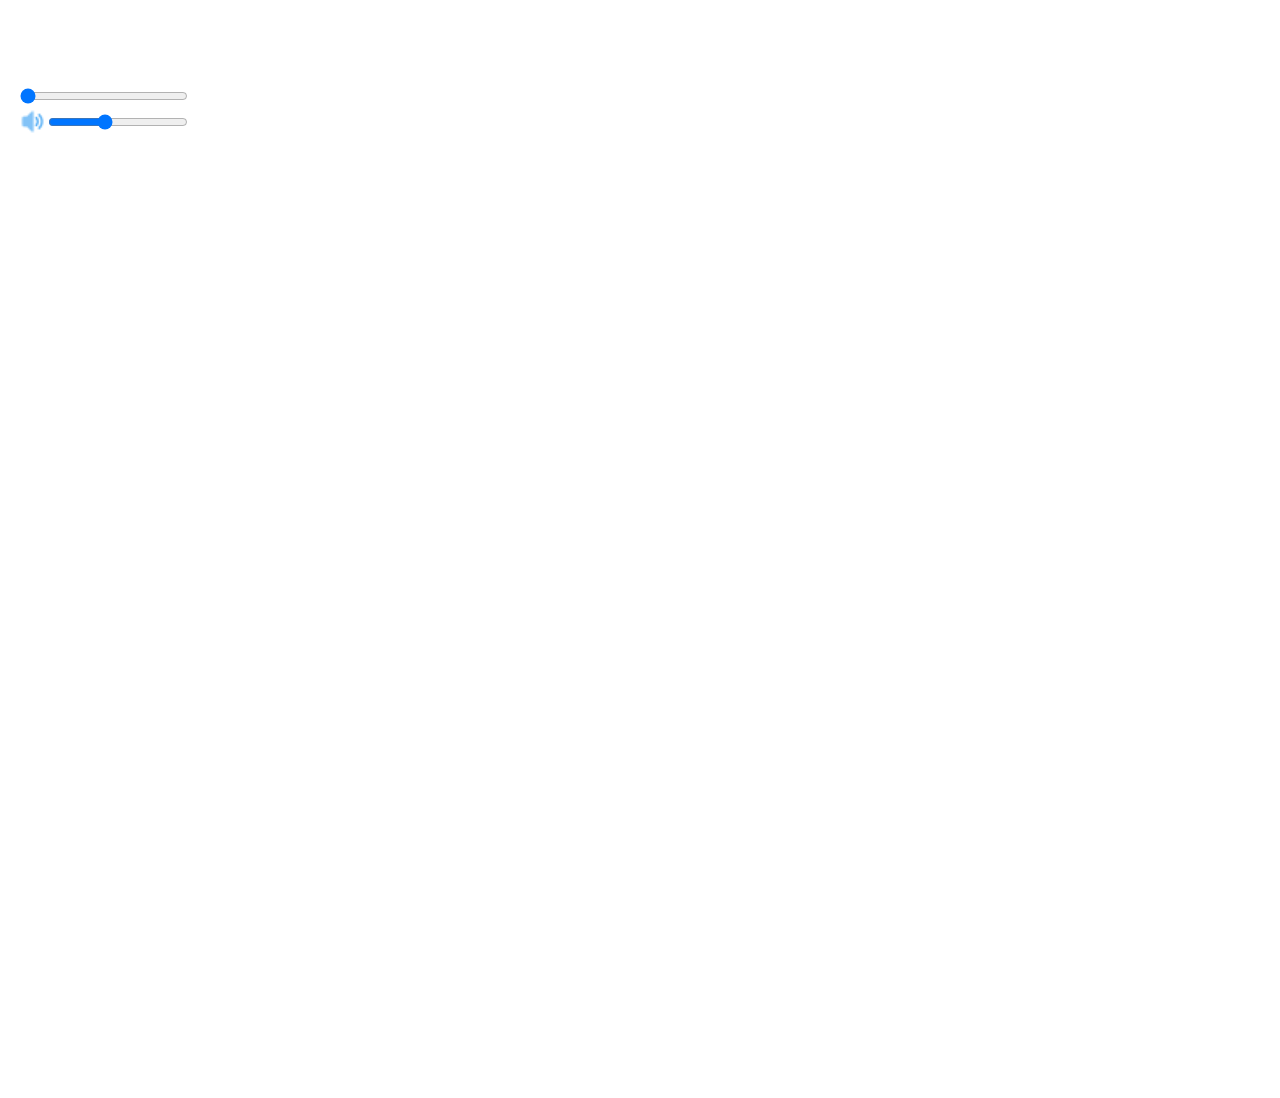
<file: momentum/index.html>
<!DOCTYPE html>
<html lang="en">
<head>
  <meta charset="UTF-8" />
  <meta name="viewport" content="width=device-width, initial-scale=1.0" />
  <link href="assets/favicon.ico" rel="shortcut icon" />
  <link rel="stylesheet" href="css/owfont-regular.css" />
  <link rel="stylesheet" href="css/style.css" />
  <title>momentum</title>
</head>
<body>
  <header class="header">
    <div class="player">
      <div class="player-controls">
        <button class="play-prev player-icon"></button>
        <button class="play player-icon"></button>
        <button class="play-next player-icon"></button>
      </div>
      <div class="play-item-active"></div>
      <div class="progress">
        <input type="range" class="progress-bar" min="0" max="" value="0" />
        <button class="volume-image player-icon"></button>
        <input type="range" class="sound" min="0" max="100" value="40" />
        <div class="time-container">
          <div class="currentTime">00:00</div>
          <div class="separatorTime"> / </div>
        <div class="durationTime">00:00</div>
        </div>
      </div>
      <ul class="play-list"></ul>
    </div>
    <div class="weather">
      <input type="text" class="city" />
      <div class="weather-error"></div>
      <i class="weather-icon owf"></i>
      <div class="description-container">
        <span class="temperature"></span>
        <span class="weather-description"></span>
      </div>
      <div class="wind"></div>
      <div class="humidity"></div>
    </div>
  </header>
  <main class="main">
    <div class="slider-icons">
      <button class="slide-prev slider-icon"></button>
      <button class="slide-next slider-icon"></button>
    </div>
    <time class="time"></time>
    <date class="date"></date>
    <div class="greeting-container">
      <span class="greeting"></span>
      <input type="text" class="name" placeholder="[Enter name]" />
    </div>
  </main>
  <footer class="footer">
    <button class="change-quote"></button>
    <div>
      <div class="quote"></div>
      <div class="author"></div>
    </div>
  </footer>
  <script src="js/script.js"></script>
  <script src="js/clockCalendarAndGreeting.js"></script>
  <script src="js/self-esteem.js"></script>
  <script src="js/imageSlider.js"></script>
  <script src="js/quoteOfTheDay.js"></script>
  <script type="module" src="js/audioPlayer.js"></script>
</body>
</html>
</file>
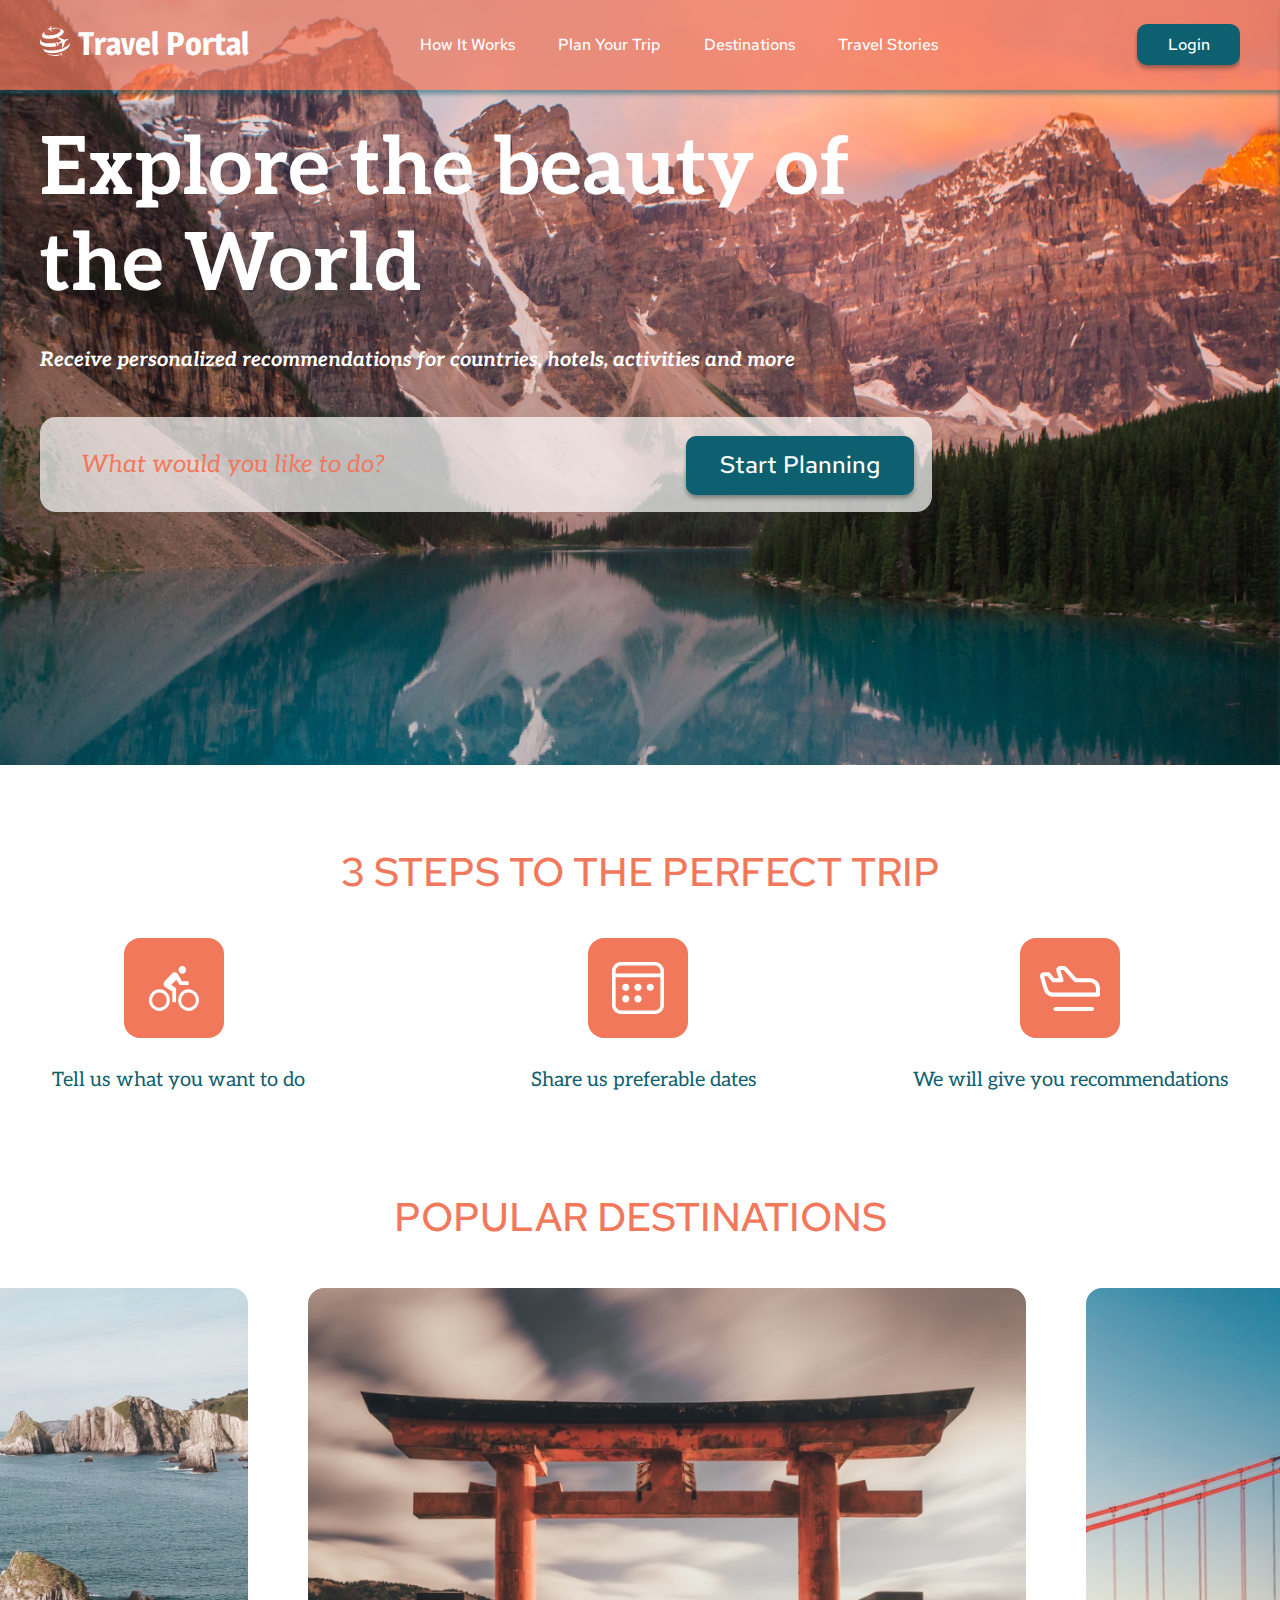
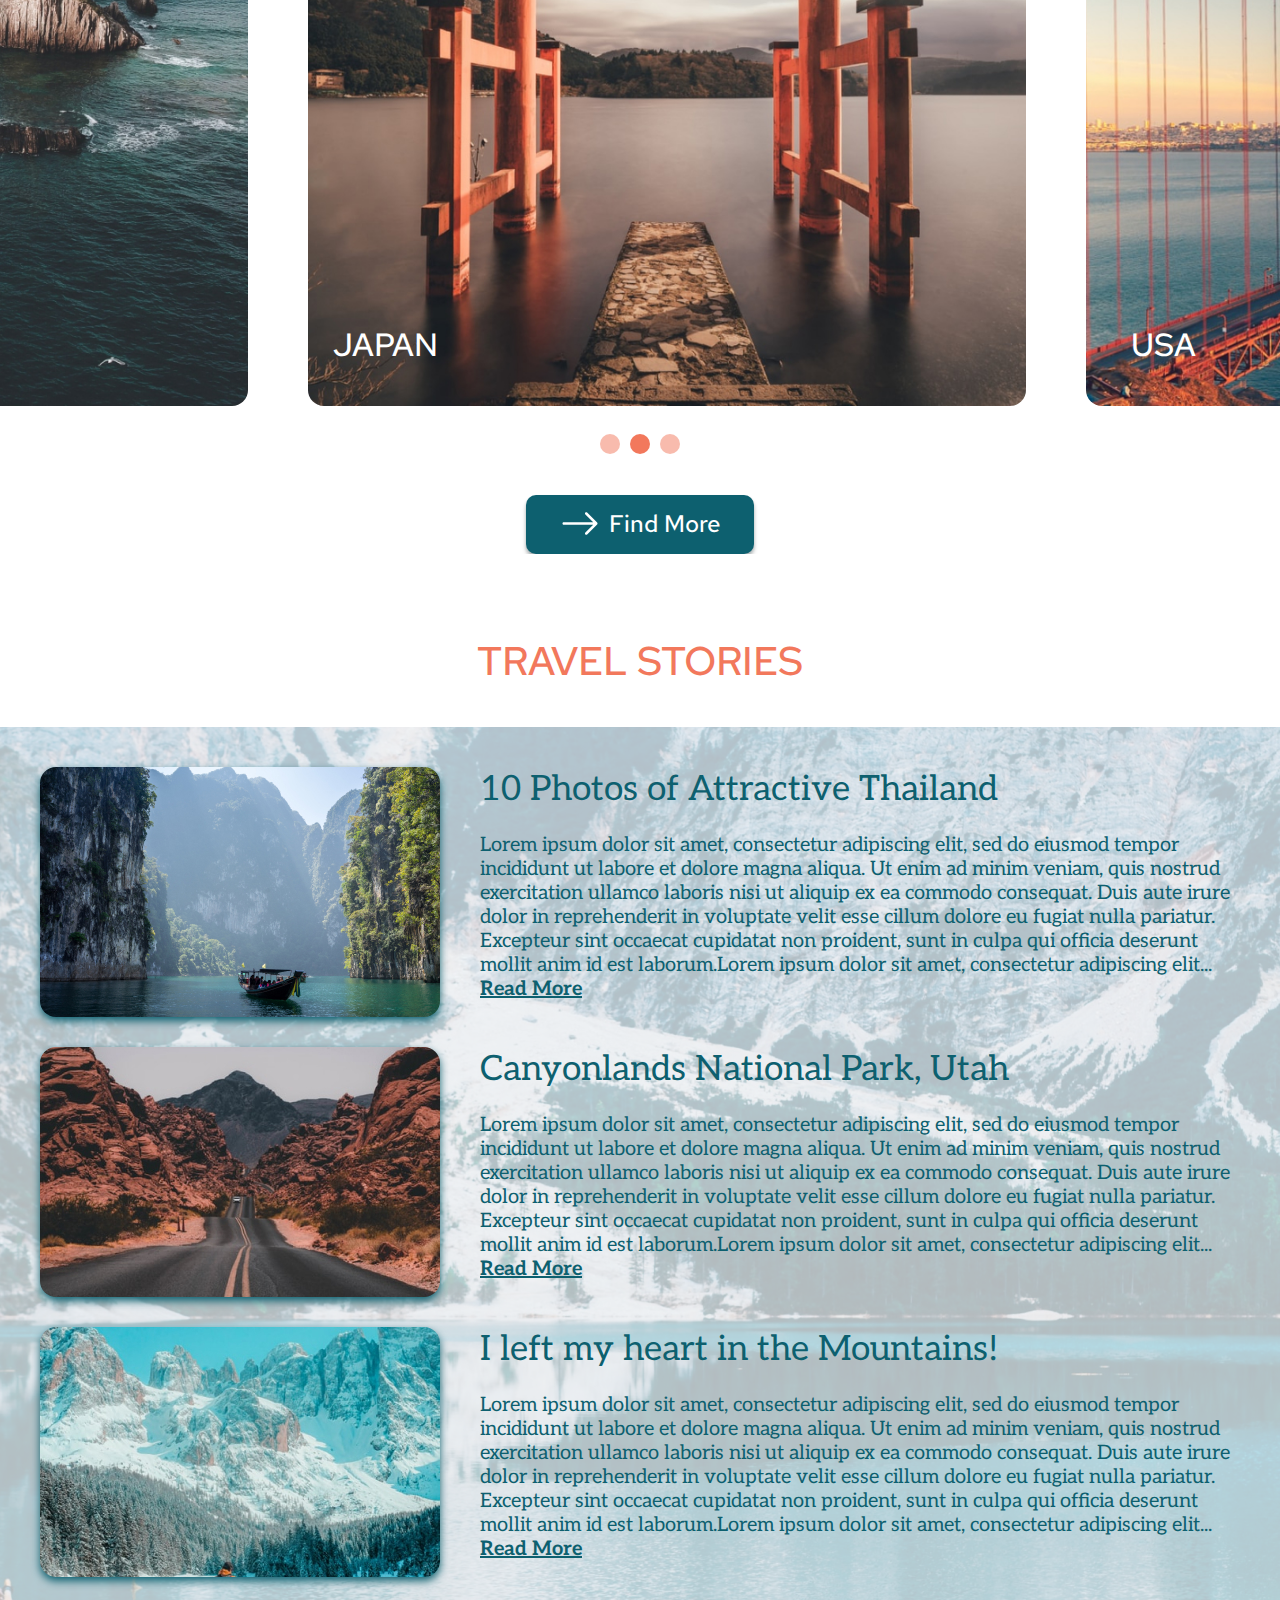
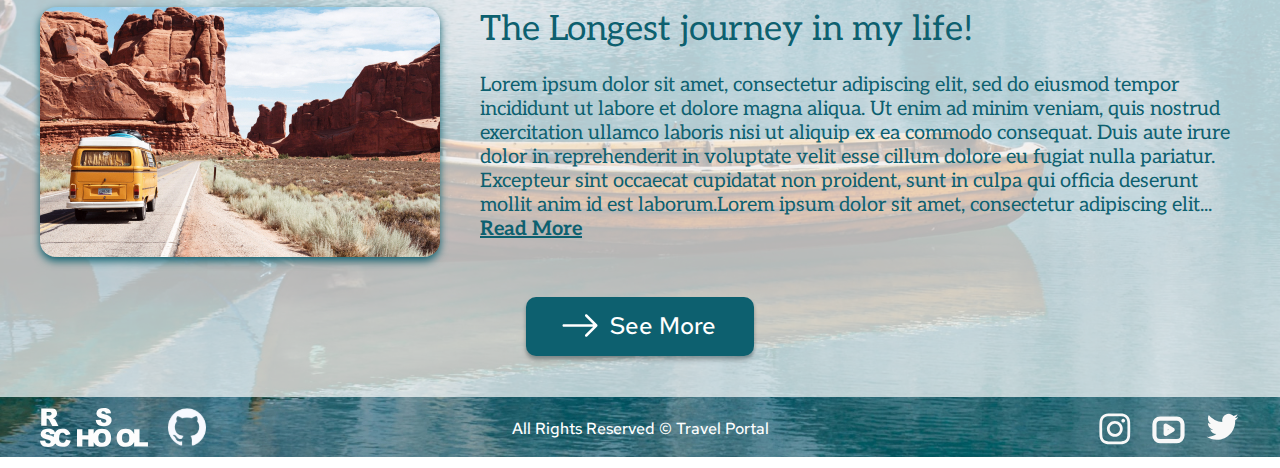
<file: travel/index.html>
<!DOCTYPE html>
<html lang="zxx">
<head>
  <meta charset="UTF-8">
  <meta http-equiv="X-UA-Compatible" content="IE=edge">
  <meta name="viewport" content="width=device-width, initial-scale=1.0">
  <link rel="preconnect" href="https://fonts.googleapis.com">
  <link rel="preconnect" href="https://fonts.gstatic.com" crossorigin>
  <link rel="shortcut icon" href="assets/svg/favikon.ico" type="image/x-icon">
  <link href="https://fonts.googleapis.com/css2?family=Aleo:ital,wght@0,400;0,700;1,400;1,700&family=Magra:wght@400;700&family=Red+Hat+Text:wght@400;500&display=swap" rel="stylesheet">
  <link rel="stylesheet" href="css/normalize.css">
  <link rel="stylesheet" href="css/style.css">
  <title>travel</title>
</head>
<body>
  <header class="header">
    <div class="header-background-color">
      <div class="container-content">
        <div class="header-container-content container-content-mobile">
          <div class="logo">
            <img src="assets/svg/logo.svg" alt="logo">
            <p class="logo-text">Travel Portal</p>
          </div>
          <div class="hamburger">
            <span class="line"></span>
            <span class="line"></span>
            <span class="line"></span>
          </div>
          <nav class="nav">
            <ul class="nav-list">
              <li><a class="link" href="#preview">How It Works</a></li>
              <li><a class="link" href="#steps">Plan Your Trip</a></li>
              <li><a class="link" href="#destinations">Destinations</a></li>
              <li><a class="link" href="#stories">Travel Stories</a></li>
            </ul>
          </nav>
          <button class="button button-header">Login</button>
          <div class="hamburger-screen-dimming"></div>
          <div class="burger-menu">
            <div class="hamburger-close">
              <span class="line-burger"></span>
              <span class="line-burger"></span>
            </div>
            <nav class="burger-nav">
              <ul class="burger-nav-list">
                <li class="burger-link"><a class="link" href="#preview">How It Works</a></li>
                <li class="burger-link"><a class="link" href="#steps">Plan Your Trip</a></li>
                <li class="burger-link"><a class="link" href="#destinations">Destinations</a></li>
                <li class="burger-link"><a class="link" href="#stories">Travel Stories</a></li>
                <li class="burger-link"><a class="link account" href="#">Account</a></li>
                <li class="burger-link"><a class="link" href="#footer">Social Media</a></li>
              </ul>
            </nav>
          </div>
        </div>
      </div>
    </div>
    <div class="popup-screen-dimming"></div>
    <div class="popup-sign">
      <div class="popup-container-content">
        <h1 class="popup-heading">Log in to your account</h1>
        <button class="button-popup button-popup-facebook"><img src="./assets/svg/facebook.svg" alt="icon facebook"> Sign In with Facebook</button>
        <button class="button-popup button-popup-google"><img src="./assets/svg/logo-google.svg" alt="icon google">Sign In with Google</button>
        <div class="popup-line-or">
          <hr class="popup-line">
          <p class="line-text">or</p>
          <hr class="popup-line">
        </div>
        <form class="popup-form">
          <label class="popup-form-label" for="email">E-mail</label>
          <input class="popup-form-input popup-form-input-email" type="email" id="email">
          <br>
          <label class="popup-form-label" for="pin">Password</label>
          <input class="popup-form-input popup-form-input-password" type="password" id="pin">
          <br>
          <button class="button-popup button-popup-form">Sign In</button>
        </form>
        <p class="popup-forgot-your-password"><a href="#" class="popup-link">Forgot Your Password?</a></p>
        <hr class="popup-line-second">
        <p class="register">Don’t have an account? <a href="#" class="popup-link popup-link-register">Register</a></p>
        <p class="register register-login hidden">Already have an account? <a href="#" class="popup-link popup-link-log">Log in</a></p>
      </div>
    </div>
  </header>
  <main class="main">
    <section class="preview" id="preview">
      <div class="container-content">
        <h1 class="preview-header">Explore the beauty of the World</h1>
        <p class="preview-text">Receive personalized recommendations for countries, hotels, activities and more</p>
        <form class="preview-form">
          <input class="preview-input" type="text" value="What would you like to do?">
          <button class="button button-preview-form" type="reset">Start Planning</button>
        </form>
      </div>
    </section>
    <section class="steps" id="steps">
      <div class="container-content">
        <h2 class="heading">3 STEPS TO THE PERFECT TRIP</h2>
        <div class="steps-icon">
          <div class="rectangle">
            <img class="steps-vector" src="assets/svg/section2-1.svg" alt="What you want">
          </div>
          <div class="rectangle">
            <img class="steps-vector" src="assets/svg/section2-2.svg" alt="Preferable dates">
          </div>
          <div class="rectangle">
            <img class="steps-vector" src="assets/svg/section2-3.svg" alt="Recommendations">
          </div>
        </div>
        <div class="steps-text-icon">
          <p class="steps-text">Tell us what you want to do</p>
          <p class="steps-text">Share us preferable dates</p>
          <p class="steps-text">We will give you recommendations</p>
        </div>
      </div>
    </section>
    <section class="destinations" id="destinations">
      <h2 class="heading heading-mobile">POPULAR DESTINATIONS</h2>
      <div class="destinations-slider">
        <picture class="slider-position slider-position1 slider-position-mobile slider-position-mobile-hidden">
          <source media="(min-width: 400px)" srcset="assets/img/slider3.jpg">
          <source media="(max-width: 390px)" srcset="assets/img/mobile-slider3.jpg">
          <img class="destinations-image" src="assets/img/slider3.jpg" alt="USA">
          <p class="heading destinations-caption-heading">USA</p>
        </picture>
        <picture class="slider-position slider-position2 slider-position-mobile">
          <source media="(min-width: 400px)" srcset="assets/img/slider1.jpg">
          <source media="(max-width: 390px)" srcset="assets/img/mobile-slider1.jpg">
          <img class="destinations-image" src="assets/img/slider1.jpg" alt="Spain">
          <p class="heading destinations-caption-heading">SPAIN</p>
        </picture>
        <picture class="slider-position slider-position3 slider-position-mobile">
          <source media="(min-width: 400px)" srcset="assets/img/slider2.jpg">
          <source media="(max-width: 390px)" srcset="assets/img/mobile-slider2.jpg">
          <img class="destinations-image" src="assets/img/slider2.jpg" alt="Japan">
          <p class="heading destinations-caption-heading">JAPAN</p>
        </picture>
        <picture class="slider-position slider-position4 slider-position-mobile">
          <source media="(min-width: 400px)" srcset="assets/img/slider3.jpg">
          <source media="(max-width: 390px)" srcset="assets/img/mobile-slider3.jpg">
          <img class="destinations-image" src="assets/img/slider3.jpg" alt="USA">
          <p class="heading destinations-caption-heading">USA</p>
        </picture>
        <picture class="slider-position slider-position5 slider-position-mobile slider-position-mobile-hidden">
          <source media="(min-width: 400px)" srcset="assets/img/slider1.jpg">
          <source media="(max-width: 390px)" srcset="assets/img/mobile-slider1.jpg">
          <img class="destinations-image" src="assets/img/slider1.jpg" alt="Spain">
          <p class="heading destinations-caption-heading">SPAIN</p>
        </picture>
      </div>

      <div class="destinations-arrow-mobile">
        <div class="destinations-arrow-left-mobile">
          <span class="destinations-arrow-mobile-line destinations-arrow-mobile-line-not_active"></span>
          <span class="destinations-arrow-mobile-line destinations-arrow-mobile-line-not_active"></span>
        </div>
        <div class="destinations-arrow-right-mobile">
          <span class="destinations-arrow-mobile-line destinations-arrow-mobile-line-active"></span>
          <span class="destinations-arrow-mobile-line destinations-arrow-mobile-line-active"></span>
        </div>
      </div>

      <form class="destinations-form destinations-form-desktop">
        <input class="destinations-input destinations-input-spain" name="slider" type="radio">
        <input class="destinations-input destinations-input-japan" name="slider" type="radio">
        <input class="destinations-input destinations-input-usa" name="slider" type="radio">
      </form>
      <form class="destinations-form destinations-form-mobile">
        <input class="destinations-input destinations-input-spain-mobile" name="slider" type="radio">
        <input class="destinations-input destinations-input-japan-mobile" name="slider" type="radio">
        <input class="destinations-input destinations-input-usa-mobile" name="slider" type="radio">
      </form>
      <button class="button destinations-button">Find More</button>
      
    </section>
    <section class="stories" id="stories">
      <h2 class="heading">TRAVEL STORIES</h2>
      <div class="stories-background-image">
        <div class="stories-background">
          <div class="container-content stories-container-content">
            <div class="stories-four">
              <picture>
                <source media="(min-width: 400px)" srcset="assets/img/section4-1.jpg">
                <source media="(max-width: 390px)" srcset="assets/img/mobile-section4-1.jpg">
                <img class="stories-image" src="assets/img/section4-1.jpg" alt="first story">
              </picture>
              <div>
                <p class="stories-heading">10 Photos of Attractive Thailand</p>
                <p class="stories-text">Lorem ipsum dolor sit amet, consectetur adipiscing elit, sed do eiusmod tempor incididunt ut labore et dolore magna aliqua. Ut enim ad minim veniam, quis nostrud exercitation ullamco laboris nisi ut aliquip ex ea commodo consequat. Duis aute irure dolor in reprehenderit in voluptate velit esse cillum dolore eu fugiat nulla<span class="mobile-hide"> pariatur. Excepteur sint occaecat cupidatat non proident, sunt in culpa qui officia deserunt mollit anim id est laborum</span>.Lorem ipsum dolor sit a<span class="mobile-hide">met, consectetur adipiscing elit</span>... <a class="stories-text-link" href="#">Read More</a></p>
              </div>
            </div>
            <div class="stories-four">
              <picture>
                <source media="(min-width: 400px)" srcset="assets/img/section4-2.jpg">
                <source media="(max-width: 390px)" srcset="assets/img/mobile-section4-2.jpg">
                <img class="stories-image" src="assets/img/section4-2.jpg" alt="second story">
              </picture>
              <div>
                <p class="stories-heading">Canyonlands National Park, Utah</p>
                <p class="stories-text">Lorem ipsum dolor sit amet, consectetur adipiscing elit, sed do eiusmod tempor incididunt ut labore et dolore magna aliqua. Ut enim ad minim veniam, quis nostrud exercitation ullamco laboris nisi ut aliquip ex ea commodo consequat. Duis aute irure dolor in reprehenderit in voluptate velit esse cillum dolore eu fugiat nulla<span class="mobile-hide"> pariatur. Excepteur sint occaecat cupidatat non proident, sunt in culpa qui officia deserunt mollit anim id est laborum</span>.Lorem ipsum dolor sit a<span class="mobile-hide">met, consectetur adipiscing elit</span>... <a class="stories-text-link" href="#">Read More</a></p>
              </div>
            </div>
            <div class="stories-four">
              <picture>
                <source media="(min-width: 400px)" srcset="assets/img/section4-3.jpg">
                <source media="(max-width: 390px)" srcset="assets/img/mobile-section4-3.jpg">
                <img class="stories-image" src="assets/img/section4-3.jpg" alt="third story">
              </picture>
              <div>
                <p class="stories-heading">I left my heart in the Mountains!</p>
                <p class="stories-text">Lorem ipsum dolor sit amet, consectetur adipiscing elit, sed do eiusmod tempor incididunt ut labore et dolore magna aliqua. Ut enim ad minim veniam, quis nostrud exercitation ullamco laboris nisi ut aliquip ex ea commodo consequat. Duis aute irure dolor in reprehenderit in voluptate velit esse cillum dolore eu fugiat nulla<span class="mobile-hide"> pariatur. Excepteur sint occaecat cupidatat non proident, sunt in culpa qui officia deserunt mollit anim id est laborum</span>.Lorem ipsum dolor sit a<span class="mobile-hide">met, consectetur adipiscing elit</span>... <a class="stories-text-link" href="#">Read More</a></p>
              </div>
            </div>
            <div class="stories-four">
              <picture>
                <source media="(min-width: 400px)" srcset="assets/img/section4-4.jpg">
                <source media="(max-width: 390px)" srcset="assets/img/mobile-section4-4.jpg">
                <img class="stories-image" src="assets/img/section4-4.jpg" alt="fourth story">
              </picture>
              <div>
                <p class="stories-heading">The Longest journey in my life!</p>
                <p class="stories-text">Lorem ipsum dolor sit amet, consectetur adipiscing elit, sed do eiusmod tempor incididunt ut labore et dolore magna aliqua. Ut enim ad minim veniam, quis nostrud exercitation ullamco laboris nisi ut aliquip ex ea commodo consequat. Duis aute irure dolor in reprehenderit in voluptate velit esse cillum dolore eu fugiat nulla<span class="mobile-hide"> pariatur. Excepteur sint occaecat cupidatat non proident, sunt in culpa qui officia deserunt mollit anim id est laborum</span>.Lorem ipsum dolor sit a<span class="mobile-hide">met, consectetur adipiscing elit</span>... <a class="stories-text-link" href="#">Read More</a></p>
              </div>
            </div>
          </div>
          <button class="button stories-button">See More</button>
        </div>
      </div>
    </section>
  </main>
  <footer class="footer" id="footer">
    <div class="container-content footer-container-content">
      <ul class="footer-list footer-list-hide">
        <li class="footer-link"><a href="https://rs.school/js/"  target="_blank"><img class="footer-image-rs" src="assets/svg/school.svg" alt="logo rs school"></a></li>
        <li class="footer-link"><a href="https://github.com/SvetlanaVl"  target="_blank"><img class="footer-image-github" src="assets/svg/github-my.svg" alt="logo github"></a></li>
      </ul>
      <p class="footer-text">All Rights Reserved &copy; Travel Portal</p>
      <ul class="footer-list">
        <li class="footer-link"><a href="https://github.com/SvetlanaVl" target="_blank"><img src="assets/svg/footer1.svg" alt="Instagram"></a></li>
        <li class="footer-link"><a href="https://rs.school/js/" target="_blank"><img src="assets/svg/footer2.svg" alt="YouTube"></a></li>
        <li class="footer-link"><a href="#"><img src="assets/svg/footer3.svg" alt="Twitter"></a></li>
      </ul>
    </div>
  </footer>
  
  <script src="index.js"></script>
</body>
</html>
</file>
<file: momentum/css/owfont-regular.css>
/*!
 *  owfont-regular 1.0.0 by Deniz Fuchidzhiev - http://websygen.com
 *  License - font: SIL OFL 1.1, css: MIT License
 */
/* FONT PATH
 * -------------------------- */
@font-face {
  font-family: 'owfont';
  src: url('../assets/fonts/owfont-regular.eot?v=1.0.0');
  src: url('../assets/fonts/owfont-regular.eot?#iefix&v=1.0.0') format('embedded-opentype'),
	   url('../assets/fonts/owfont-regular.woff') format('woff'),
	   url('../assets/fonts/owfont-regular.ttf') format('truetype'),
	   url('../assets/fonts/owfont-regular.svg#owf-regular') format('svg');
  font-weight: normal;
  font-style: normal;
}
.owf {
  display: inline-block;
  font: normal normal normal 14px/1 owfont;
  font-size: inherit;
  text-rendering: auto;
  -webkit-font-smoothing: antialiased;
  -moz-osx-font-smoothing: grayscale;
  transform: translate(0, 0);
}
/* makes the font 33% larger relative to the icon container */
.owf-lg {
  font-size: 1.33333333em;
  line-height: 0.75em;
  vertical-align: -15%;
}
.owf-2x {
  font-size: 2em;
}
.owf-3x {
  font-size: 3em;
}
.owf-4x {
  font-size: 4em;
}
.owf-5x {
  font-size: 5em;
}
.owf-fw {
  width: 1.28571429em;
  text-align: center;
}
.owf-ul {
  padding-left: 0;
  margin-left: 2.14285714em;
  list-style-type: none;
}
.owf-ul > li {
  position: relative;
}
.owf-li {
  position: absolute;
  left: -2.14285714em;
  width: 2.14285714em;
  top: 0.14285714em;
  text-align: center;
}
.owf-li.owf-lg {
  left: -1.85714286em;
}
.owf-border {
  padding: .2em .25em .15em;
  border: solid 0.08em #eeeeee;
  border-radius: .1em;
}
.owf-pull-right {
  float: right;
}
.owf-pull-left {
  float: left;
}
.owf.owf-pull-left {
  margin-right: .3em;
}
.owf.owf-pull-right {
  margin-left: .3em;
}

/* owfont uses the Unicode Private Use Area (PUA) to ensure screen
   readers do not read off random characters that represent icons */
   
/*   Weather Condition Codes    */
   
/*   Thunderstorm - - - - - - - - - - - - - - - - - - - - - - - - - - - - - - - - - - - -    */
   
/* thunderstorm with light rain */
.owf-200:before,
.owf-200-d:before,
.owf-200-n:before {
  content: "\EB28";
}
/* thunderstorm with rain */
.owf-201:before,
.owf-201-d:before,
.owf-201-n:before {
  content: "\EB29";
}
/* thunderstorm with heavy rain */
.owf-202:before,
.owf-202-d:before,
.owf-202-n:before {
  content: "\EB2A";
}
/*  light thunderstorm  */
.owf-210:before,
.owf-210-d:before,
.owf-210-n:before {
  content: "\EB32";
}
/*  thunderstorm  */
.owf-211:before,
.owf-211-d:before,
.owf-211-n:before {
  content: "\EB33";
}
/*   heavy thunderstorm   */
.owf-212:before,
.owf-212-d:before,
.owf-212-n:before {
  content: "\EB34";
}
/*   ragged thunderstorm   */
.owf-221:before,
.owf-221-d:before,
.owf-221-n:before {
  content: "\EB3D";
}
/*  thunderstorm with light drizzle    */
.owf-230:before,
.owf-230-d:before,
.owf-230-n:before {
  content: "\EB46";
}
/*  thunderstorm with drizzle     */
.owf-231:before,
.owf-231-d:before,
.owf-231-n:before {
  content: "\EB47";
}
/* thunderstorm with heavy drizzle     */
.owf-232:before,
.owf-232-d:before,
.owf-232-n:before {
  content: "\EB48";
}

/*   Drizzle - - - - - - - - - - - - - - - - - - - - - - - - - - - - - - - - - - - -    */

/*  light intensity drizzle */
.owf-300:before,
.owf-300-d:before,
.owf-300-n:before {
  content: "\EB8C";
}
/*  drizzle */
.owf-301:before,
.owf-301-d:before,
.owf-301-n:before {
  content: "\EB8D";
}
/*  heavy intensity drizzle  */
.owf-302:before,
.owf-302-d:before,
.owf-302-n:before {
  content: "\EB8E";
}
/*   light intensity drizzle rain  */
.owf-310:before,
.owf-310-d:before,
.owf-310-n:before {
  content: "\EB96";
}
/*  drizzle rain  */
.owf-311:before,
.owf-311-d:before,
.owf-311-n:before {
  content: "\EB97";
}
/* heavy intensity drizzle rain */
.owf-312:before,
.owf-312-d:before,
.owf-312-n:before {
  content: "\EB98";
}
/* shower rain and drizzle  */
.owf-313:before,
.owf-313-d:before,
.owf-313-n:before {
  content: "\EB99";
}
/* heavy shower rain and drizzle*/
.owf-314:before,
.owf-314-d:before,
.owf-314-n:before {
  content: "\EB9A";
}
/* shower drizzle */
.owf-321:before,
.owf-321-d:before,
.owf-321-n:before {
  content: "\EBA1";
}

/*   Rain - - - - - - - - - - - - - - - - - - - - - - - - - - - - - - - - - - - -    */

/* light rain  */
.owf-500:before,
.owf-500-d:before,
.owf-500-n:before {
  content: "\EC54";
}
/* moderate rain  */
.owf-501:before,
.owf-501-d:before,
.owf-501-n:before {
  content: "\EC55";
}
/* heavy intensity rain  */
.owf-502:before,
.owf-502-d:before,
.owf-502-n:before {
  content: "\EC56";
}
/* very heavy rain   */
.owf-503:before,
.owf-503-d:before,
.owf-503-n:before {
  content: "\EC57";
}
/* extreme rain    */
.owf-504:before,
.owf-504-d:before,
.owf-504-n:before {
  content: "\EC58";
}
/* freezing rain    */
.owf-511:before,
.owf-511-d:before,
.owf-511-n:before {
  content: "\EC5F";
}
/*  light intensity shower rain    */
.owf-520:before,
.owf-520-d:before,
.owf-520-n:before {
  content: "\EC68";
}
/* shower rain  */
.owf-521:before,
.owf-521-d:before,
.owf-521-n:before {
  content: "\EC69";
}
/*  heavy intensity shower rain  */
.owf-522:before,
.owf-522-d:before,
.owf-522-n:before {
  content: "\EC6A";
}
/* ragged shower rain  */
.owf-531:before,
.owf-531-d:before,
.owf-531-n:before {
  content: "\EC73";
}

/*   Snow - - - - - - - - - - - - - - - - - - - - - - - - - - - - - - - - - - - -    */

/* light snow  */
.owf-600:before,
.owf-600-d:before,
.owf-600-n:before {
  content: "\ECB8";
}
/*  snow  */
.owf-601:before,
.owf-601-d:before,
.owf-601-n:before {
  content: "\ECB9";
}
/*   heavy snow   */
.owf-602:before,
.owf-602-d:before,
.owf-602-n:before {
  content: "\ECBA";
}
/*  sleet  */
.owf-611:before,
.owf-611-d:before,
.owf-611-n:before {
  content: "\ECC3";
}
/*   shower sleet */
.owf-612:before,
.owf-612-d:before,
.owf-612-n:before {
  content: "\ECC4";
}
/* light rain and snow */
.owf-615:before,
.owf-615-d:before,
.owf-615-n:before {
  content: "\ECC7";
}
/* rain and snow  */
.owf-616:before,
.owf-616-d:before,
.owf-616-n:before {
  content: "\ECC8";
}
/* light shower snow  */
.owf-620:before,
.owf-620-d:before,
.owf-620-n:before {
  content: "\ECCC";
}
/* shower snow  */
.owf-621:before,
.owf-621-d:before,
.owf-621-n:before {
  content: "\ECCD";
}
/* heavy shower snow  */
.owf-622:before,
.owf-622-d:before,
.owf-622-n:before {
  content: "\ECCE";
}

/*   Atmosphere - - - - - - - - - - - - - - - - - - - - - - - - - - - - - - - - - - - -    */

/* mist */
.owf-701:before,
.owf-701-d:before,
.owf-701-n:before {
  content: "\ED1D";
}
/* smoke */
.owf-711:before,
.owf-711-d:before,
.owf-711-n:before {
  content: "\ED27";
}
/* haze */
.owf-721:before,
.owf-721-d:before,
.owf-721-n:before {
  content: "\ED31";
}
/* Sand/Dust Whirls */
.owf-731:before,
.owf-731-d:before,
.owf-731-n:before {
  content: "\ED3B";
}
/* Fog */
.owf-741:before,
.owf-741-d:before,
.owf-741-n:before {
  content: "\ED45";
}
/* sand */
.owf-751:before,
.owf-751-d:before,
.owf-751-n:before {
  content: "\ED4F";
}
/* dust */
.owf-761:before,
.owf-761-d:before,
.owf-761-n:before {
  content: "\ED59";
}
/*  VOLCANIC ASH  */
.owf-762:before,
.owf-762-d:before,
.owf-762-n:before {
  content: "\ED5A";
}
/* SQUALLS */
.owf-771:before,
.owf-771-d:before,
.owf-771-n:before {
  content: "\ED63";
}
/* TORNADO */
.owf-781:before,
.owf-781-d:before,
.owf-781-n:before {
  content: "\ED6D";
}

/*   Clouds - - - - - - - - - - - - - - - - - - - - - - - - - - - - - - - - - - - -    */

/*  sky is clear  */  /*  Calm  */
.owf-800:before,
.owf-800-d:before,
.owf-951:before,
.owf-951-d:before {
  content: "\ED80";
}
.owf-800-n:before,
.owf-951-n:before {
  content: "\F168";
}
/*  few clouds   */
.owf-801:before,
.owf-801-d:before {
  content: "\ED81";
}
.owf-801-n:before {
  content: "\F169";
}
/* scattered clouds */
.owf-802:before,
.owf-802-d:before {
  content: "\ED82";
}
.owf-802-n:before {
  content: "\F16A";
}
/* broken clouds  */
.owf-803:before,
.owf-803-d:before,
.owf-803-n:before {
  content: "\ED83";
}
/* overcast clouds  */
.owf-804:before,
.owf-804-d:before,
.owf-804-n:before {
  content: "\ED84";
}

/*   Extreme - - - - - - - - - - - - - - - - - - - - - - - - - - - - - - - - - - - -    */

/* tornado  */
.owf-900:before,
.owf-900-d:before,
.owf-900-n:before {
  content: "\EDE4";
}
/*  tropical storm  */
.owf-901:before,
.owf-901-d:before,
.owf-901-n:before {
  content: "\EDE5";
}
/* hurricane */
.owf-902:before,
.owf-902-d:before,
.owf-902-n:before {
  content: "\EDE6";
}
/* cold */
.owf-903:before,
.owf-903-d:before,
.owf-903-n:before {
  content: "\EDE7";
}
/* hot */
.owf-904:before,
.owf-904-d:before,
.owf-904-n:before {
  content: "\EDE8";
}
/* windy */
.owf-905:before,
.owf-905-d:before,
.owf-905-n:before {
  content: "\EDE9";
}
/* hail */
.owf-906:before,
.owf-906-d:before,
.owf-906-n:before {
  content: "\EDEA";
}

/*   Additional - - - - - - - - - - - - - - - - - - - - - - - - - - - - - - - - - - - -    */

/* Setting */
.owf-950:before,
.owf-950-d:before,
.owf-950-n:before {
  content: "\EE16";
}
/*  Light breeze  */
.owf-952:before,
.owf-952-d:before,
.owf-952-n:before {
  content: "\EE18";
}
/*  Gentle Breeze  */
.owf-953:before,
.owf-953-d:before,
.owf-953-n:before {
  content: "\EE19";
}
/*  Moderate breeze  */
.owf-954:before,
.owf-954-d:before,
.owf-954-n:before {
  content: "\EE1A";
}
/* Fresh Breeze  */
.owf-955:before,
.owf-955-d:before,
.owf-955-n:before {
  content: "\EE1B";
}
/* Strong  Breeze  */
.owf-956:before,
.owf-956-d:before,
.owf-956-n:before {
  content: "\EE1C";
}
/* High wind, near gale  */
.owf-957:before,
.owf-957-d:before,
.owf-957-n:before {
  content: "\EE1D";
}
/* Gale */
.owf-958:before,
.owf-958-d:before,
.owf-958-n:before {
  content: "\EE1E";
}
/*  Severe Gale  */
.owf-959:before,
.owf-959-d:before,
.owf-959-n:before {
  content: "\EE1F";
}
/* Storm */
.owf-960:before,
.owf-960-d:before,
.owf-960-n:before {
  content: "\EE20";
}
/*  Violent Storm  */
.owf-961:before,
.owf-961-d:before,
.owf-961-n:before {
  content: "\EE21";
}
/* Hurricane */
.owf-962:before,
.owf-962-d:before,
.owf-962-n:before {
  content: "\EE22";
}
</file>
<file: momentum/css/style.css>
@font-face {
  font-family: 'Arial-MT';
  src: url("../assets/fonts/Arial-MT.woff"); /* Путь к файлу со шрифтом */
 }

* {
  box-sizing: border-box;
  margin: 0;
  padding: 0;
}

body {
  min-width: 480px;
  min-height: 100vh;
  font-family: 'Arial', sans-serif;
  font-size: 16px;
  color: #fff;
  text-align: center;
  /* background: url("../assets/img/bg.jpg") center/cover, rgba(0, 0, 0, 0.5); */
  background-blend-mode: multiply;
  transition: background-image 1s ease-in-out;
}

.header {
  display: flex;
  justify-content: space-between;
  align-items: flex-start;
  width: 100%;
  height: 52vh;
  min-height: 220px;  
  padding: 20px;
}

.progress {
  display: flex;
  flex-direction: column;
}

.sound {
  margin-left: 28px;
  margin-top: -20px;
  margin-bottom: 8px;
}

.time-container {
  display: flex;
  justify-content: center;

}

.player-controls {
  display: flex;
  align-items: center;
  justify-content: space-between;
  width: 147px;
  padding-left: 10px;
  margin-bottom: 28px;
}

.play-list {
  text-align: left;
}

.play-item {
  position: relative;
  padding: 5px;
  padding-left: 30px;
  list-style: none;
  opacity: .8;
  cursor: pointer;
  transition: .3s;
}

.play-item:hover {
  opacity: 1;
}

.play-item::before {
  position: absolute;
  left: 0;
  top: 2px;
  font-weight: 900;
  content: url("../assets/svg/playMin.svg");
}

.pause-item::before {
  content: url("../assets/svg/pauseMin.svg");
}

.item-active::before {
  color: #C5B358;
}

.active {
  color: #C5B358;
}

.play-item-active {
  margin-bottom: 5px;
}

.player-icon,
.slider-icon,
.change-quote {
  width: 32px;
  height: 32px;
  background-size: 32px 32px;
  background-position: center center;
  background-repeat: no-repeat;
  background-color: transparent;
  border: 0;
  outline: 0;
  opacity: .8;
  cursor: pointer;
  transition: .3s;  
}

.player-icon:hover,
.slider-icon:hover,
.change-quote:hover {
  opacity: 1;
}

.player-icon:active,
.slider-icon:active,
.change-quote:active {
  border: 0;
  outline: 0;  
  transform: scale(1.1);
}

.play {
  width: 40px;
  height: 40px;
  background-size: 40px 40px;
  background-image: url("../assets/svg/play.svg");
}

.pause {
  background-image: url("../assets/svg/pause.svg");
}

.play-prev {
  background-image: url("../assets/svg/play-prev.svg");
}

.play-next {
  background-image: url("../assets/svg/play-next.svg");
}

.volume-image {
  background-image: url("../assets/svg/volume.png");
  width: 25px;
  height: 25px;
  background-size: 25px 25px;
  margin-top: 5px;
}

.volume-image-off {
  background-image: url("../assets/svg/volumeOff.png");
}

.weather {
  display: flex;
  flex-direction: column;
  justify-content: space-between;
  align-items: flex-start;
  row-gap: 5px;
  width: 180px;
  min-height: 180px;  
  text-align: left;
}

.weather-error {
  margin-top: -10px;
}

.description-container {
  display: flex;
  flex-wrap: wrap;
  justify-content: flex-start;
  align-items: center;
  column-gap: 12px;
}

.weather-icon {
  font-size: 44px;
}

.city {
  width: 170px;
  height: 34px;
  padding: 5px;
  font-size: 20px;
  line-height: 24px;
  color: #fff;  
  border: 0;
  outline: 0;
  border-bottom: 1px solid #fff;
  background-color: transparent;
}

.city::placeholder {  
  font-size: 20px;
  color: #fff;
  opacity: .6;
}

.main {
  position: relative;
  display: flex;
  flex-direction: column;
  justify-content: center;
  align-items: center;
  width: 100%;
  height: 40vh;
  min-height: 260px;  
  padding: 20px;
}

.slider-icon {
  position: absolute;
  top: 50%;
  margin-top: -16px;
  cursor: pointer;
}

.slide-prev {
  left: 20px;
  background-image: url("../assets/svg/slider-prev.svg");
}

.slide-next {
  right: 20px;
  background-image: url("../assets/svg/slider-next.svg");
}

.time {
  min-height: 124px;
  margin-bottom: 10px;
  font-family: 'Arial-MT';
  font-size: 100px;
  letter-spacing: -4px;  
}

.date {
  min-height: 28px;
  font-size: 24px;
  margin-bottom: 20px;
}

.greeting-container {
  display: flex;
  flex-wrap: wrap;
  justify-content: stretch;
  align-items: center;
  min-height: 48px;
  width: 100vw;
  font-size: 40px;
}

.greeting {
  flex: 1;  
  padding: 10px;
  text-align: right;
}

.name {
  flex: 1;
  max-width: 50%;
  padding: 10px;
  font-size: 40px;
  text-align: left;
  color: #fff;
  background-color: transparent;
  border: 0;
  outline: 0;
}

.name::placeholder {
  color: #fff;
  opacity: .6;
}

.footer {
  display: flex;
  flex-direction: column;
  justify-content: flex-end;
  align-items: center;
  width: 100%;
  height: 30vh;
  min-height: 160px;  
  padding: 20px;
}

.change-quote {
  margin-bottom: 30px;
  background-image: url("../assets/svg/reload.svg");  
}

.quote {
  min-height: 32px;
}

.author {
  min-height: 20px;
}

@media (max-width: 768px) {
  .time {
    min-height: 80px;
    font-size: 72px;    
  }

  .greeting-container {
    min-height: 40px;
    font-size: 32px;
  }

  .greeting {
    padding: 5px;
  }

  .name {
    font-size: 32px;
    padding: 5px;
  }
}

.time {
  display: flex;

}
</file>
<file: travel/css/style.css>
html {
  box-sizing: border-box;
  scroll-behavior: smooth; /*Плавная прокрутка по якорям*/
}
*, *::before, *::after {
  box-sizing: inherit;
}


.container-content {
  max-width: 1230px;
  margin: 0 auto;
  padding: 0 15px;
}

/*Header*/

.header {
  background: url(../assets/img/section1.jpg);
  background-repeat: no-repeat;
  background-position: center 0;
}
.header-background-color {
  background-color: rgba(242, 120, 92, 0.7);
  box-shadow: 0px 4px 4px rgba(13, 96, 111, 0.5);
  max-width: 1440px;
  margin: 0 auto;
}
.header-container-content {
  display: flex;
  align-items: center;
  justify-content: space-between;
  overflow: hidden;
  padding-top: 17px;
  padding-bottom: 19px;
}
.logo {
  display: flex;
  flex-wrap: wrap;
  margin-top: -7px;
  gap: 8px;
}
.logo-text {
  margin: 0;
  font-family: 'Magra', sans-serif;
  font-style: normal;
  font-weight: 600;
  font-size: 32px;
  line-height: 39px;
  color: #FFFFFF;
  padding-top: 5px;
}
.hamburger {
  width: 35px;
  height: 32px;
  display: none;
  margin-right: 6px;
  padding-top: 3px;
}
.line {
  width: 26px;
  height: 3px;
  background-color: #FFFFFF;
  display: block;
  margin: 4px auto;
  border-radius: 3px;
}
.hamburger-screen-dimming {
  width: 100vw;
  height: 100%;
  background-color: rgba(0, 0, 0, 0.2);
  position: fixed;
  top: 0;
  left: 0;
  z-index: 2;
  transform: translateX(100%);
}
.burger-menu {
  width: 350px;
  background: #F2785C;
  box-shadow: 0px 4px 3px rgba(13, 96, 111, 0.25);
  border-radius: 10px;
  position: fixed;
  top: 0;
  right: 0;
  z-index: 3;
  transform: translateX(100%);
  transition: all 0.5s linear 0.2s;
  padding-bottom: 37px;
}
.hamburger:hover{
  cursor: pointer;
}
.nav {
  margin-top: 1px;
  margin-left: -29px;
}
.nav-list {
  display: flex;
  flex-wrap: wrap;
  flex-direction: row;
  justify-content: space-between;
  align-items: flex-start;
  padding: 0px;
  gap: 43px;
  list-style: none;
} 
.link {
  text-decoration: none;
  color:#FFFFFF;
  font-family: 'Red Hat Text', sans-serif;
  font-style: normal;
  font-weight: 500;
  font-size: 16px;
  line-height: 21px;
}
.link:hover {
  color: #e74723; /*Ссылка меняет цвет при наведении*/
}
.button {
  background-color: #0D606F;
  color:#FFFFFF;
  font-family: 'Red Hat Text', sans-serif;
  font-style: normal;
  font-weight: 500;
  display: flex;
  flex-direction: row;
  justify-content: center;
  align-items: center;
  padding: 10px;
  margin-top: 1px;
  gap: 10px;
  width: 103px;
  height: 41px;
  box-shadow: 0px 4px 4px rgba(0, 0, 0, 0.25), 0px 2px 3px rgba(13, 96, 111, 0.16);
  border:rgba(0, 0, 0, 0.25);
  border-radius: 10px;
  font-size: 16px;
  line-height: 21px;
  cursor: pointer; /*Курсор меняется при наведении*/
}
.button:hover {
  background-color: #227c8c; /*Кнопка меняет цвет при наведении*/
  border: 1px solid #0D606F;
}


/*Section preview*/

.preview {
  background: url(../assets/img/section1.jpg);
  background-repeat: no-repeat;
  background-position: center -90px;
  max-width: 1440px;
  margin: 0 auto;
  height: 675px;
  padding-top: 32px;
  box-shadow: inset 0px 4px 4px rgba(13, 96, 111, 0.5);
}
.preview-header {
  max-width: 892px;
  font-family: 'Aleo', serif;
  font-style: normal;
  font-weight: 700;
  font-size: 80px;
  line-height: 96px;
  color: #FFFFFF;
  margin: 0;
  margin-bottom: 34px;
}
.preview-text {
  font-family: 'Aleo', serif;
  font-style: italic;
  font-weight: 700;
  font-size: 20px;
  line-height: 24px;
  color: #FFFFFF;
  margin-bottom: 45px;
}
.preview-form {
  display: flex;
  flex-direction: row;
  align-items: center;
  width: 892px;
  height: 95px;
  background: rgba(255, 255, 255, 0.7);
  border-radius: 16px;
}
.preview-input {
  width: 560px;
  height: 22px;
  padding: 41px;
  font-family: 'Aleo', serif;
  font-style: italic;
  font-weight: 400;
  font-size: 24px;
  line-height: 29px;
  color: #F2785C;
  border: none;
  background-color: rgba(255, 255, 255, 0);
}
.button-preview-form {
  padding: 10px 32px;
  width: 228px;
  height: 59px;
  font-size: 24px;
  line-height: 32px;
  margin-left: 86px;
}

/*Section steps*/

.steps {
  padding-top: 47px;
}
.heading {
  font-family: 'Red Hat Text', sans-serif;
  font-style: normal;
  font-weight: 500;
  font-size: 40px;
  line-height: 53px;
  color: #F2785C;
  text-align: center;
  margin-bottom: 40px;
}
.steps-icon {
  max-width: 996px;
  display: flex;
  justify-content: space-between;
  margin: 0 auto;
  margin-left: 84px;
  margin-bottom: 30px;
}
.rectangle {
  width: 100px;
  height: 100px;
  background: #F2785C;
  border-radius: 16px;
  display: flex;
  align-items: center;
  justify-content: center;
}
.rectangle:nth-child(2) {
  margin-left: 32px;
}
.steps-text-icon {
  max-width: 1177px;
  display: flex;
  justify-content: space-between;
  margin: 0 auto;
}
.steps-text {
  height: 24px;
  font-family: 'Aleo', serif;
  font-style: normal;
  font-weight: 400;
  font-size: 20px;
  line-height: 24px;
  text-align: center;
  color: #0D606F;
  margin: 0;
}
.steps-text:nth-child(2) {
  margin-left: 70px;
}

/*Section destinations*/

.destinations {
  max-width: 1440px;
  margin: 0 auto;
  padding-top: 65px;
  margin-bottom: 12px;
  overflow: hidden;
  display: flex;
  flex-direction: column;
  align-items: center;
}
.destinations-slider {
  display: flex;
  padding: 0px;
  gap: 60px;
  max-width: 4237px;
  height: 800px;
  padding-top: 5px;
  margin-bottom: 28px;
}
.destinations-arrow-mobile {
  display: none;
  width: 100%;
  padding: 0 13px;
  margin-top: 9px;
  margin-left: 8px;
  position: relative;
  top: -137px;
  z-index: 2;
}
.destinations-arrow-left-mobile {
  width: 30px;
  height: 30px;
}
.destinations-arrow-right-mobile {
  width: 30px;
  height: 30px;
  padding-left: 16px;
  margin-top: -17px;
  transform: translateY(13px) rotate(180deg);
}
.destinations-arrow-mobile-line {
  width: 17px;
  height: 3px;
  display: block;
  margin: 4px auto;
  border-radius: 3px;
}
.destinations-arrow-mobile-line:first-child {
  transform: translateY(13px) rotate(45deg);
}
.destinations-arrow-mobile-line:last-child {
  transform: translateY(-13px) rotate(-45deg);
  margin-top: 11px;
}
.destinations-arrow-mobile-line-not_active {
  background-color: rgba(242, 120, 92, 0.5);
}
.destinations-arrow-mobile-line-active {
  background-color: #F2785C;
}
.destinations-image {
  max-width: 800px;
  max-height: 800px;
  border-radius: 16px;
}
.slider-position {
  transform: translateX(0);
  transition: all 0.5s linear 0.2s;
}
.destinations-slider-position {
  transform: translateX(-107%);
}
.destinations-slider-position-right {
  transform: translateX(107%);
}
.destinations-caption-heading {
  height: 42px;
  font-size: 32px;
  line-height: 42px;
  color: #FFFFFF;
  margin-top: -87px;
  margin-left: -661px
}
.destinations-form {
  display: flex;
  flex-direction: row;
  align-items: center;
  padding: 0px;
  gap: 10px;
  width: 80px;
  height: 20px;
  margin-bottom: 40px;
}
.destinations-input {
  width: 20px;
  height: 20px;
  appearance: none;
  background: rgba(242, 120, 92, 0.5);
  border-radius: 50%;
  cursor: pointer;
}
.destinations-input:nth-child(2) {
  background: #F2785C;
}
.destinations-form-mobile {
  display: none;
}
.destinations-button {
  font-size: 24px;
  line-height: 32px;
  width: 228px;
  height: 59px;
  padding-left: 60px;
  background-image: url(../assets/svg/arrow.svg);
  background-repeat: no-repeat;
  background-position: 18% 45%;
}

/*Section stories*/

.stories {
  padding-top: 35px;
}
.stories-background-image {
  background: url(../assets/img/section4.jpg);
  background-repeat: no-repeat;
  background-position: center 0;
  margin: 0 auto;
}
.stories-background {
  height: 1270px;
  background-color: rgba(255, 255, 255, 0.7);
  margin: 0 auto;
}
.stories-container-content {
  font-family: 'Aleo', serif;
  font-style: normal;
  font-weight: 400;
  color: #0D606F;
  display: flex;
  flex-direction: column;
  gap: 14px;
  padding-top: 40px;
  margin-bottom: 24px;
}
.stories-four {
  display: flex;
  gap: 40px;
}
.stories-image {
  max-width: 400px;
  height: 250px;
  filter: drop-shadow(0px 4px 4px #0D606F);
  border-radius: 16px;
}
.stories-heading {
  max-width: 760px;
  height: 42px;
  font-size: 35px;
  line-height: 42px;
  font-family: 'Aleo', serif;
  font-style: normal;
  font-weight: 400;
  color: #0D606F;
  margin: 0;
  padding-top: 1px;
}
.stories-text {
  max-width: 760px;
  height: 184px;
  font-size: 20px;
  line-height: 24px;
  padding-top: 4px;
}
.stories-text-link {
  color: #0D606F;
  font-weight: bold;
}
.stories-button {
  font-size: 24px;
  line-height: 32px;
  padding: 10px 35px 10px 80px;
  margin: 0 auto;
  width: 228px;
  height: 59px;
  background-image: url(../assets/svg/arrow.svg);
  background-repeat: no-repeat;
  background-position: 18% 45%;
}

/*Footer*/

.footer {
  background: url(../assets/img/section4.jpg);
  background-repeat: no-repeat;
  background-position: center -1271px;
}

.footer-container-content {
  display: flex;
  justify-content: space-between;
}
.footer-text {
  font-family: 'Red Hat Text', sans-serif;
  font-style: normal;
  font-weight: 500;
  font-size: 16px;
  line-height: 21px;
  color: #FFFFFF;
  padding-top: 5px;
}
.footer-list {
  display: flex;
  flex-direction: row;
  align-items: flex-start;
  gap: 20px;
  width: 141px;
  padding: 0;
}
.footer-link {
  list-style: none;
}
.footer-image-rs {
  width: 100%;
  height: auto;
  margin-top: -5px;
}
.footer-image-github {
  width: 300%;
  height: auto;
  margin-top: -5px;
}

/*Pop Up*/

.popup-screen-dimming {
  width: 100%;
  height: 100%;
  background-color: rgba(0, 0, 0, 0.3);
  position: fixed;
  z-index: 4;
  top: 0;
  left: 0;
  transform: translateX(100%);
  transition-delay: 0.7s;
}
.popup-screen-dimming-active {
  transform: translateX(0);
}
.popup-container {
  display: flex;
  justify-content: center;
  width: 100%;
  position: absolute;
  z-index: 4;
  top: 138px;
  left: 0;
  transform: translateY(-150%);
  transition: all 0.5s linear 0.2s;
}
.popup-sign {
  max-width: 650px;
  height: 660px;
  margin: 0 auto;
  background: linear-gradient(177.09deg, #FFFFFF 6.15%, #0D606F 202.69%);
  box-shadow: 0px 4px 4px rgba(0, 0, 0, 0.25);
  border-radius: 16px;
  position: absolute;
  z-index: 4;
  top: 138px;
  left: 1%;
  right: 1%;
  transform: translateY(-150%);
  transition: all 0.5s linear 0.2s;
}
.popup-sign-active {
  transform: translateY(0);
}
.popup-container-content {
  max-width: 86%;
  margin: 0 auto;
  text-align: center;
}
.popup-heading {
  font-family: 'Aleo', serif;
  font-style: normal;
  font-weight: 700;
  font-size: 32px;
  line-height: 38px;
  color: #0D606F;
  margin: 0 auto;
  padding-top: 25px;
  margin-bottom: 30px;
}
.button-popup {
  width: 100%;
  height: 56px;
  display: flex;
  flex-direction: row;
  justify-content: center;
  align-items: center;
  padding: 15px;
  padding-left: 18px;
  gap: 15px;
  background-color: #1877F2;
  box-shadow: 0px 0px 3px rgba(13, 96, 111, 0.08), 0px 2px 3px rgba(13, 96, 111, 0.16);
  border-radius: 10px;
  border: none;
  font-family: 'Red Hat Text';
  font-style: normal;
  font-weight: 400;
  font-size: 20px;
  line-height: 26px;
  color: #FFFFFF;
  cursor: pointer;
  margin-bottom: 20px;
}
.button-popup-google{
  background-color: #FFFFFF;
  color: #0D606F;
  margin-bottom: 30px;
}
.popup-line-or {
  display: flex;
  margin-bottom: 10px;
  padding-top: 2px;
}
.popup-line {
  width: 48%;
  border: 1px solid rgba(13, 96, 111, 0.5);
}
.line-text {
  font-family:'Aleo';
  font-style: normal;
  font-weight: 700;
  font-size: 20px;
  line-height: 24px;
  color: rgba(13, 96, 111, 0.5);
  margin: 0 10px;
  margin-top: -2px;
}
.popup-form {
  text-align: left;
}
.popup-form-label {
  font-family: 'Aleo';
  font-style: normal;
  font-weight: 400;
  font-size: 16px;
  line-height: 19px;
  color: #0D606F;
  margin-bottom: 5px;
}
.popup-form-input {
  width: 100%;
  height: 54px;
  background: #FFFFFF;
  box-shadow: inset 0px 0px 3px rgba(13, 96, 111, 0.08), inset 0px 2px 3px rgba(13, 96, 111, 0.16);
  border-radius: 10px;
  border: none;
  margin-top: 5px;
  margin-bottom: 20px;
}
.button-popup-form {
  padding-right: 19px;
  gap: 10px;
  height: 54px;
  background-color: #0D606F;
  background-image: none;
  margin-top: 5px;
  margin-bottom: 10px;
}
.popup-forgot-your-password {
  margin: 0;
  text-align: center;
}
.popup-link {
  font-family: 'Aleo';
  font-style: normal;
  font-weight: 700;
  font-size: 15px;
  line-height: 18px;
  text-decoration-line: underline;
  color: #0D606F;
  text-shadow: 0px 2px 3px rgba(255, 255, 255, 0.16);
  margin: 0 auto;
}
.popup-line-second {
  margin-top: 24px;
  margin-bottom: 21px;
}
.register {
  font-family: 'Aleo';
  font-style: normal;
  font-weight: 700;
  font-size: 15px;
  line-height: 18px;
  text-align: center;
  color: rgba(13, 96, 111, 0.5);
  text-shadow: 0px 2px 3px rgba(255, 255, 255, 0.16);
  margin: 0;
  padding-bottom: 22px;
}
.hidden {
  display: none;
}
.popup-height {
  height: 436px;
}

/*media to 391px*/
@media screen and (max-width: 1438px) {
  .destinations-slider {
    width: 295vw;
    height: auto;
  }
  .destinations-image {
    width: calc(60vw - 50px);
    height: auto;
  }
  .destinations-caption-heading {
    margin-left: -44vw;
  }
}

@media screen and (max-width: 1002px) {
  .stories-image {
    max-width: 350px;
    height: 200px;
  }
  .stories-heading {
    font-size: 30px;
    line-height: 38px;
  }
  .stories-text {
    font-size: 18px;
    line-height: 20px;
  }
  .destinations-caption-heading {
    margin-left: -40vw;
    font-size: 30px;
  }
}

@media screen and (max-width: 969px) {
  .nav {
    margin-left: 5px;
  }
  .nav-list {
    gap: 33px;
  }
  .logo-text {
    font-size: 26px;
  }
  .link {
    font-size: 14px;
  }

  .preview-form {
    width: 730px;
  }
  .preview-input {
    width: 395px;
  }

  .steps-icon {
    margin-left: 0px;
  }
}

@media screen and (max-width: 810px) {
  .preview-form {
    width: 555px;
    height: 85px;
  }
  .preview-input {
    width: 215px;
    padding: 5px;
    font-size: 16px;
  }
  .button-preview-form {
    width: 145px;
    font-size: 18px;
    margin-left: 176px;
    padding: 0;
  }

  .destinations-caption-heading {
    font-size: 26px;
    margin-left: -38vw;
    margin-top: -69px;
  }

  .stories-image {
    max-width: 250px;
    height: 150px;
  }
  .stories-heading {
    font-size: 22px;
    line-height: 26px;
  }
  .stories-text {
    font-size: 12px;
    line-height: 16px;
    margin: 0;
  }
  .stories-four {
    gap: 25px;
  }

}

@media screen and (max-width: 768px) {
  /*header*/

  .header {
    background: url(../assets/img/section1.jpg);
    background-repeat: no-repeat;
    background-position: center -16px;
    max-width: 1440px;
    margin: 0 auto;
  }
  .header-background-color {
    height: 75px;
    background: linear-gradient(180deg, #0D606F 0%, rgba(13, 96, 111, 0) 85.1%);
    background-color: transparent;
    box-shadow: none;
  }
  .container-content,
  .steps-icon,
  .steps-text-icon {
    max-width: 768px;
  }
  .container-content-mobile {
    align-items: flex-end;
    padding-top: 43px;
  }
  .logo-text,
  .nav,
  .button-header {
    display: none;
  }
  .hamburger {
    display: block;
  }
  .hamburger-screen-dimming-active {
    transform: translateX(0);
  }
  .burger-menu-active {
    transform: translateX(0);
  }
  .hamburger-close {
    width: 30px;
    height: 30px;
    margin-top: 9px;
    margin-left: 8px;
  }
  .line-burger {
    width: 20px;
    height: 2px;
    background-color: #FFFFFF;
    display: block;
    margin: 4px auto;
    border-radius: 3px;
  }
  .line-burger:first-child {
    transform: translateY(13px) rotate(45deg);
  }
  .line-burger:last-child {
    transform: translateY(-13px) rotate(-45deg);
    margin-top: 24px;
  }
  .burger-nav {
    display: flex;
    flex-direction: column;
    justify-content: center;
    align-items: center;
    padding-top: 5px;
  }
  .burger-nav-list {
    list-style: none;
    display: flex;
    flex-direction: column;
    gap: 35px;
    margin: 0;
    padding: 0;
  }
  .burger-link {
    text-align: right;
  }
  .link {
    font-size: 26px;
  }

  .preview {
    box-shadow: none;
  }
}

@media screen and (max-width: 621px) {
  .footer-text {
    font-size: 12px;
    line-height: 21px;
  }
  .footer-list {
    gap: 10px;
  }
  .footer-link {
    width: 50%;
  }
  .footer-image-github {
    width: 50%;
  }

  .preview-form {
    width: 374px;
  }
  .button-preview-form {
    width: 145px;
    margin-left: 3px;
  }

  .destinations-caption-heading {
    font-size: 24px;
    margin-left: -37vw;
    margin-top: -59px;
  }

  .stories-image {
    height: 100px;
  }

}

@media screen and (max-width: 545px) {
  .preview-header {
    font-size: 60px;
  }
  
  .destinations-caption-heading {
    font-size: 20px;
    margin-left: -35vw;
  }

  .footer-container-content {
    justify-content: center;
  }

  .footer-list-hide, .footer-text {
    display: none;
  }


}


@media screen and (max-width: 469px) {
  .steps-text {
    font-size: 18px;
  }

  .stories-image {
    max-width: 155px;
    height: 100px;
  }
  .stories-heading {
    font-size: 18px;
  }
  .stories-text {
    font-size: 10px;
  }
}
@media screen and (max-width: 413px) {
  .destinations-caption-heading {
    font-size: 16px;
  }
  
  .stories-heading {
    font-size: 14px;
  }
  .stories-text {
    font-size: 8.5px;
  }
}


/*mobile*/

@media screen and (max-width: 390px) {

  /* header */

  .header {
    background-image: url(../assets/img/mobile-section1.jpg);
    background-position: center 0;
  }
  .preview-header,
  .preview-text {
    display: none;
  }
  .burger-menu {
    width: 165px;
    padding-bottom: 29px;
  }
  .burger-nav {
    align-items: flex-end;
    padding-right: 14px;
  }
  .burger-nav-list {
    gap: 10px;
  }
  .burger-link {
    text-align: right;
  }
  .link {
    font-size: 16px;
  }
  
  /*section preview*/
  .preview {
    background-image: url(../assets/img/mobile-section1.jpg);
    background-position: center -75px;
    height: 177px;
    box-shadow: none;
    padding-top: 67px;
  }
  .preview-form {
    width: 360px;
    height: 48px;
  }
  .preview-input {
    width: 226px;
    height: 11px;
    padding: 16px;
    font-size: 14px;
    line-height: 17px;
  }
  .button-preview-form {
    width: 92px;
    height: 30px;
    margin-left: 33px;
    margin-top: 0;
    font-size: 11px;
    line-height: 15px;
    padding: 0;
  }

  /*section steps*/

  .steps {
    padding-top: 7px;
  }
  .heading {
    font-size: 14px;
    line-height: 19px;
    margin-bottom: 10px;
  }
  .steps-icon {
    margin-bottom: 9px;
    padding: 0;
    padding-top: 11px;
  }
  .rectangle {
    width: 70px;
    height: 70px;
  }
  .rectangle:nth-child(2) {
    margin-left: 0;
  }
  .steps-vector {
    width: 35px;
    height: 31px;
  }
  .steps-vector:nth-child(2) {
    height: 35px;
  }
  .steps-vector:last-child {
    width: 40px;
  }
  .steps-text {
    width: 94px;
    height: 22px;
    font-size: 10px;
    line-height: 12px;
    margin-top: 0;
    padding-top: 10px;
    text-align: left;
  }
  .steps-text:nth-child(2) {
    width: 111px;
    margin-left: 4px;
  }
  .steps-text:last-child {
    width: 98px;
    text-align: end;
  }
  
  /*section destinations*/
  
  .destinations {
    padding-top: 32px;
    margin-bottom: 20px;
  }
  .heading-mobile{
    margin: 0 auto;
  }
  .destinations-slider {
    gap: 25px;
    max-width: 1140px;
    height: 210px;
    padding: 0 5px;
    padding-top: 20px;
    margin-bottom: 30px;
  }
  .destinations-arrow-mobile {
    display: flex;
    justify-content: space-between;
  }
  .destinations-image {
    width: calc(100vw - 30px);
    height: 210px;
    border-radius: 16px;
  }
  .slider-position-mobile-hidden {
    display: none;
  }
  .destinations-caption-heading {
    height: 26px;
    font-size: 20px;
    line-height: 26px;
    margin-left: -69vw;
    margin-top: -206px;
  }
  .slider-position-mobile {
    transform: translateX(107%);
  }
  .slider-position-japan {
    transform: translateX(0%);
  }
  .slider-position-usa {
    transform: translateX(-107%);
  }
  .destinations-form-mobile {
    display: flex;

  }
  .destinations-form {
    gap: 6px;
    width: 36px;
    height: 8px;
    padding-top: 14px;
    margin: 0 auto;
    position: relative;
    z-index: 2;
    top: -79px;
  }
  .destinations-input {
    width: 8px;
    height: 8px;
  }.destinations-input:nth-child(2) {
    background: rgba(242, 120, 92, 0.5);
  }
  .destinations-input:first-child {
    background: #F2785C;
  }
  .destinations-form-desktop {
    display: none;
  }
  .destinations-button {
    font-size: 11px;
    line-height: 15px;
    padding-left: 26px;
    width: 92px;
    height: 30px;
    margin: 0 auto;
    margin-top: -53px;
    background-image: url(../assets/svg/mobile-arrow.svg);
    background-position: 15% 45%;
  }
  

  /*section stories*/

  .stories {
    padding-top: 0;
  }
  .stories-background-image {
    background: url(../assets/img/mobile-section4.jpg);
  }
  .stories-background {
    height: 629px;
  }
  .stories-container-content {
    height: 565px;
    padding-top: 11px;
    gap: 7px;
    margin-bottom: 21px;
  }
  .stories-four {
    gap: 10px;
  }
  .stories-image {
    width: 155px;
    height: 130px;
  }
  .stories-heading {
    width: 170px;
    height: 13px;
    font-size: 11px;
    line-height: 13px;
    padding-top: 5px;
  }
  .stories-text {
    max-width: 195px;
    font-size: 9px;
    line-height: 11px;
    padding-top: 15px;
    height: 124px;
  }
  .mobile-hide {
    display: none;
  }
  .stories-button {
    font-size: 11px;
    line-height: 15px;
    padding: 11px 10px 10px 27px;
    width: 92px;
    height: 30px;
    margin-left: 149px;
    background-image: url(../assets/svg/mobile-arrow.svg);
    background-position: 18% 45%;
  }

  /*footer*/

  .footer {
    background: url(../assets/img/mobile-section4.jpg);
    background-repeat: no-repeat;
    background-position: center -629px;
    padding-top: 1px;
  }
  .footer-list {
    padding-left: 5px;
    gap: 20px;
  }

  /*pop up*/

  .popup-heading {
    font-size: 26px;
  }
}


@media screen and (max-width: 370px) {
  .preview-form {
    width: 310px;
  }
  .preview-input {
    width: 206px;
    font-size: 13px;
  }
  .button-preview-form {
    width: 82px;
    margin-left: 11px;
    font-size: 10px;
  }

  .stories-image {
    width: 135px;
    height: 110px;
  }
  
}
</file>
